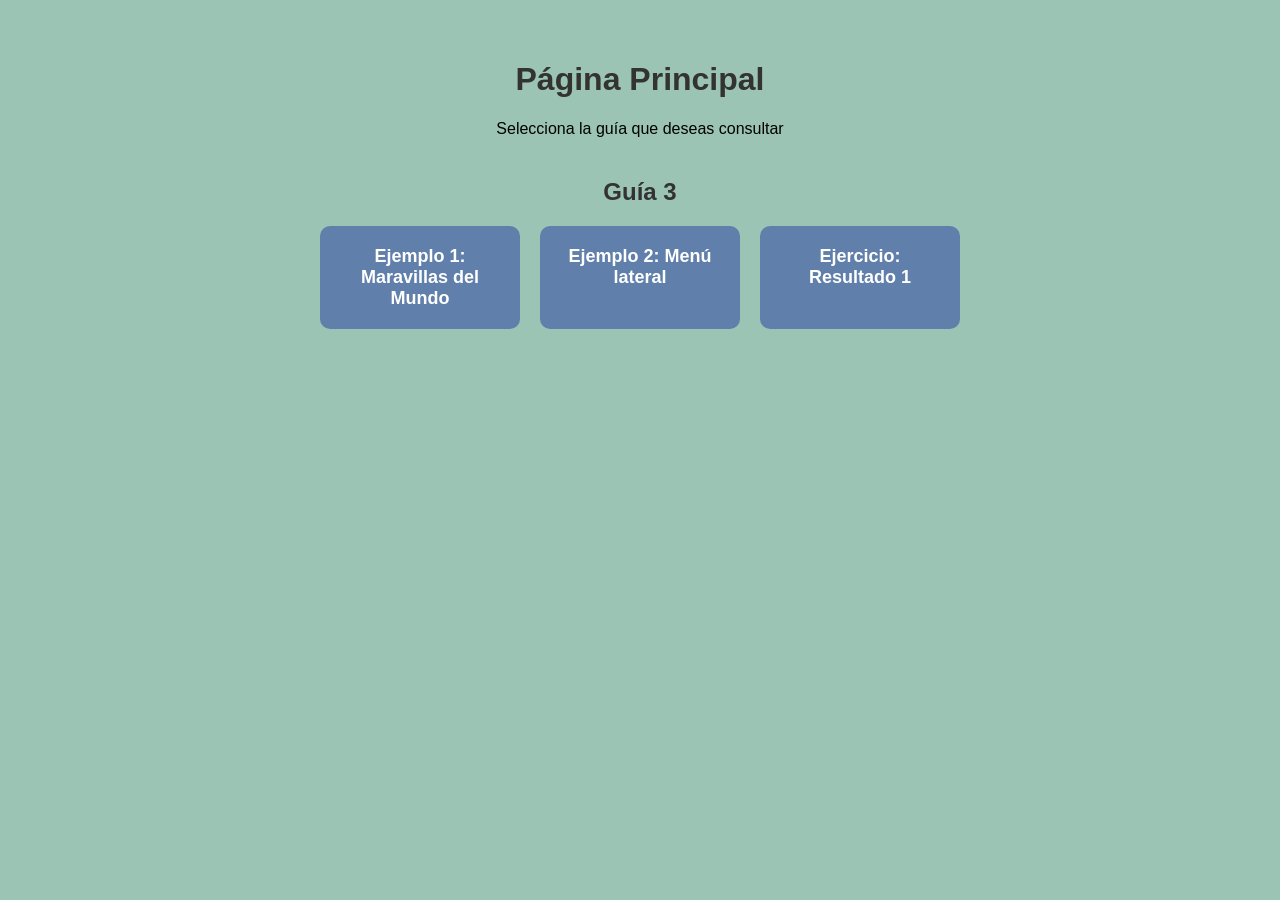
<file: index.html>
<!DOCTYPE html>
<html lang="es">
<head>
    <meta charset="UTF-8">
    <meta name="viewport" content="width=device-width, initial-scale=1.0">
    <meta http-equiv="refresh" content="0; url=./indexpagina.html">
    <title>Página Principal</title>
</head>
<body>
    <p>Redirigiendo a la <a href="./indexpagina.html">página principal</a>...</p>
</body>
</html>
</file>
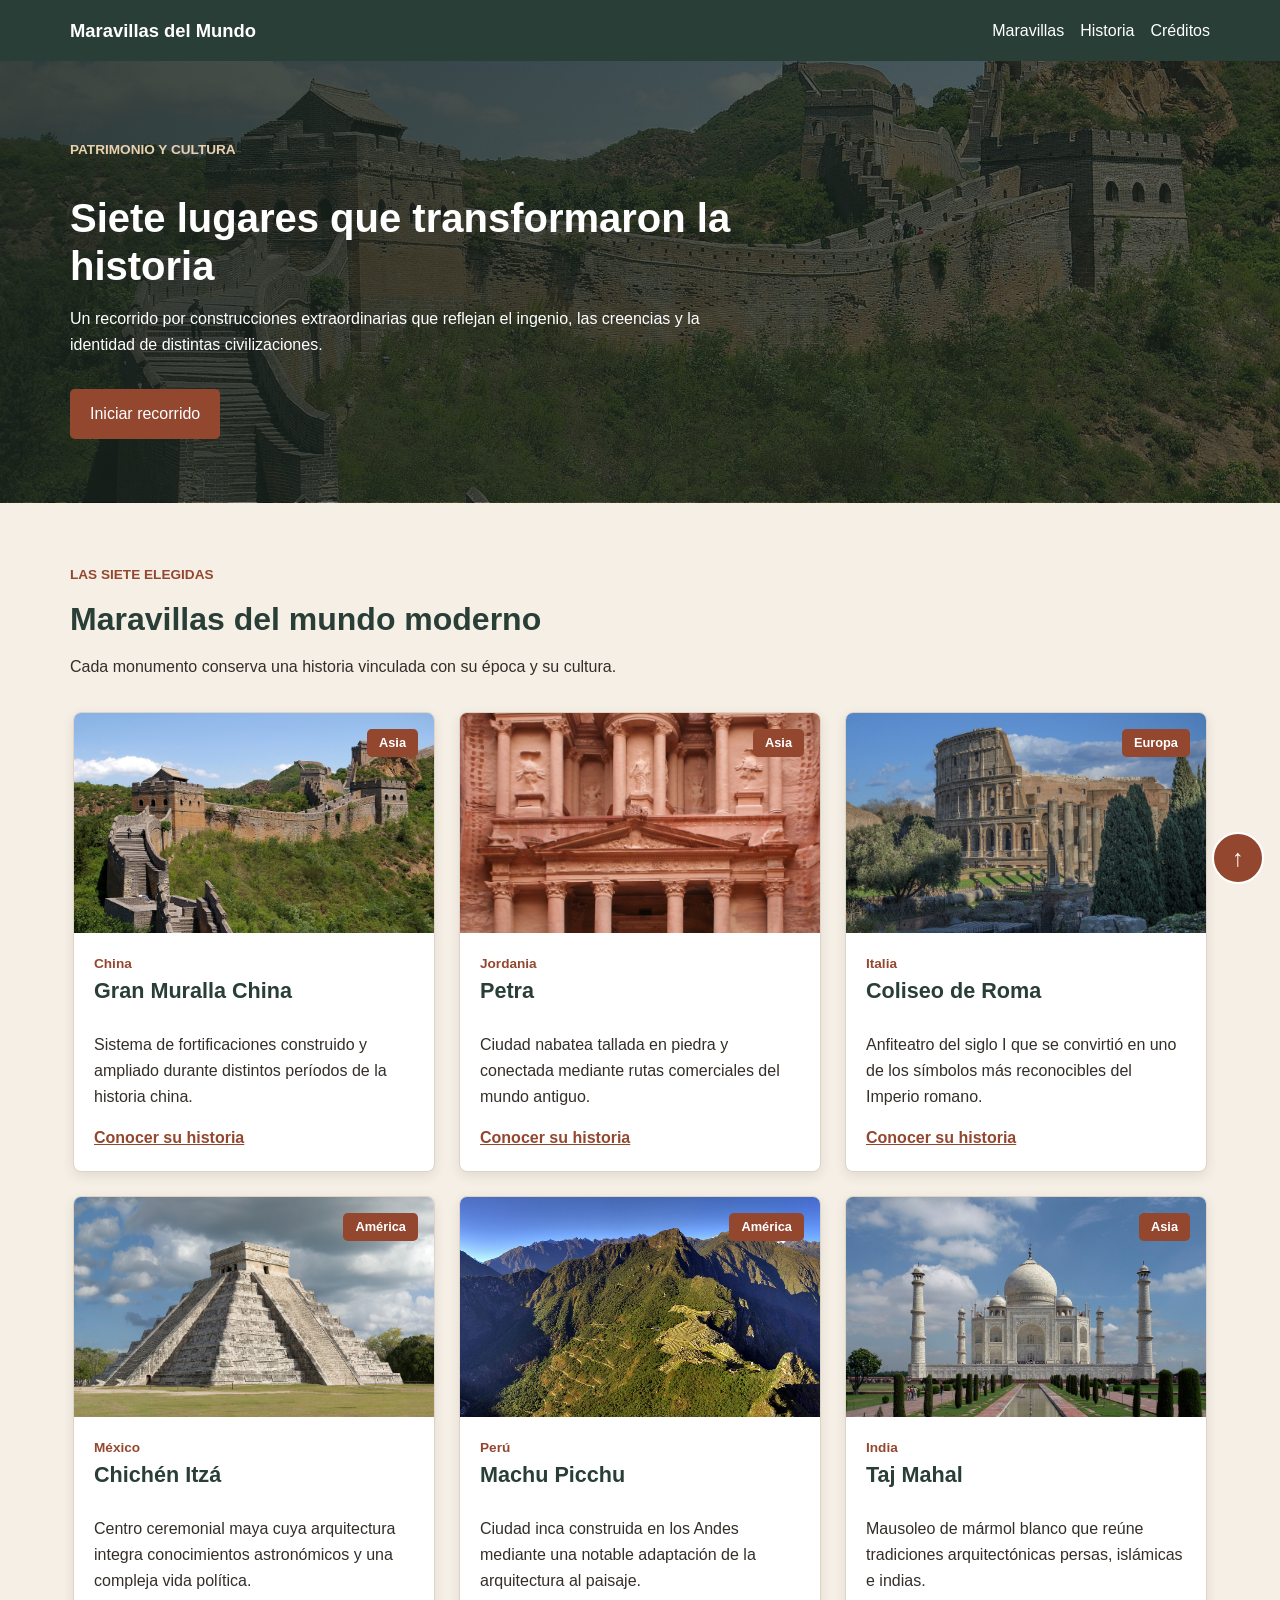
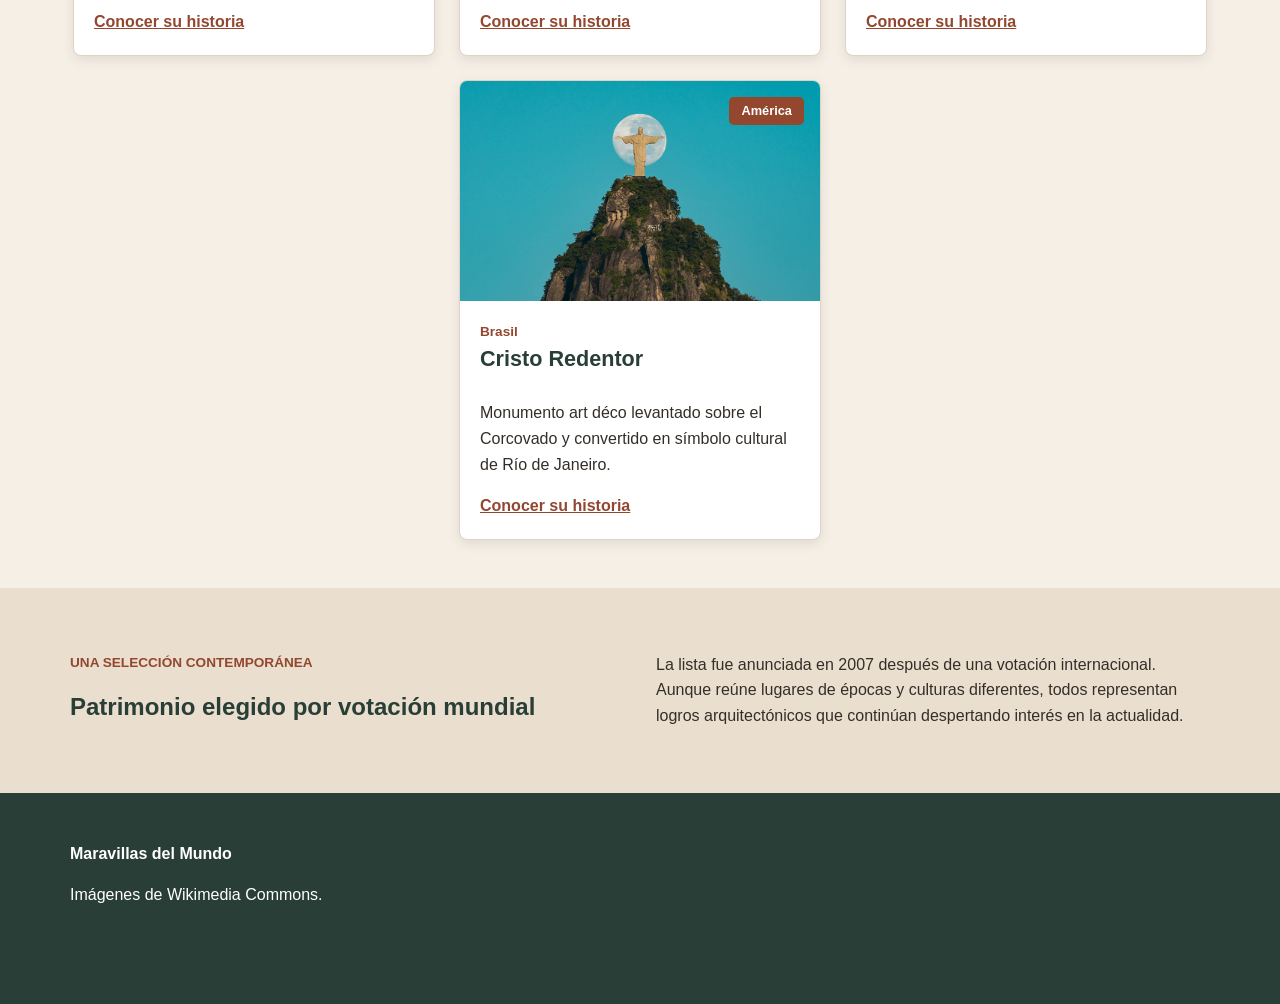
<file: recursos/ejemplo1/index.html>
<!DOCTYPE html>
<html lang="es">
<head>
  <meta charset="UTF-8">
  <meta name="viewport" content="width=device-width, initial-scale=1.0">
  <meta name="description" content="Recorrido visual por las siete maravillas del mundo moderno.">
  <title>Maravillas del Mundo</title>
  <link rel="stylesheet" href="css/style.css">
</head>
<body id="inicio">
  <header class="encabezado-principal">
    <div class="contenedor barra-navegacion">
      <a class="marca" href="#inicio">Maravillas del Mundo</a>
      <nav aria-label="Navegación principal">
        <ul class="menu">
          <li><a href="#maravillas">Maravillas</a></li>
          <li><a href="#historia">Historia</a></li>
          <li><a href="#creditos">Créditos</a></li>
        </ul>
      </nav>
    </div>
  </header>

  <main>
    <section class="presentacion">
      <div class="contenedor presentacion-contenido">
        <p class="sobretitulo">Patrimonio y cultura</p>
        <h1>Siete lugares que transformaron la historia</h1>
        <p>
          Un recorrido por construcciones extraordinarias que reflejan el ingenio,
          las creencias y la identidad de distintas civilizaciones.
        </p>
        <a class="boton-principal" href="#maravillas">Iniciar recorrido</a>
      </div>
    </section>

    <section id="maravillas" class="seccion-maravillas contenedor">
      <header class="titulo-seccion">
        <p class="sobretitulo">Las siete elegidas</p>
        <h2>Maravillas del mundo moderno</h2>
        <p>Cada monumento conserva una historia vinculada con su época y su cultura.</p>
      </header>

      <div class="maravillas">
        <article class="maravilla">
          <div class="maravilla-imagen">
            <span class="continente">Asia</span>
            <img src="images/gran-muralla-china.jpg" alt="Tramo de la Gran Muralla China entre montañas">
          </div>
          <div class="maravilla-contenido">
            <p class="ubicacion">China</p>
            <h3>Gran Muralla China</h3>
            <p>Sistema de fortificaciones construido y ampliado durante distintos períodos de la historia china.</p>
            <a href="https://whc.unesco.org/en/list/438/" target="_blank"
              rel="noopener noreferrer">Conocer su historia</a>
          </div>
        </article>

        <article class="maravilla">
          <div class="maravilla-imagen">
            <span class="continente">Asia</span>
            <img src="images/petra.jpg" alt="Fachada de Al Khazneh excavada en la roca de Petra">
          </div>
          <div class="maravilla-contenido">
            <p class="ubicacion">Jordania</p>
            <h3>Petra</h3>
            <p>Ciudad nabatea tallada en piedra y conectada mediante rutas comerciales del mundo antiguo.</p>
            <a href="https://whc.unesco.org/en/list/326/" target="_blank"
              rel="noopener noreferrer">Conocer su historia</a>
          </div>
        </article>

        <article class="maravilla">
          <div class="maravilla-imagen">
            <span class="continente">Europa</span>
            <img src="images/coliseo-roma.jpg" alt="Vista exterior del Coliseo y el Foro Romano">
          </div>
          <div class="maravilla-contenido">
            <p class="ubicacion">Italia</p>
            <h3>Coliseo de Roma</h3>
            <p>Anfiteatro del siglo I que se convirtió en uno de los símbolos más reconocibles del Imperio romano.</p>
            <a href="https://whc.unesco.org/en/list/91/" target="_blank"
              rel="noopener noreferrer">Conocer su historia</a>
          </div>
        </article>

        <article class="maravilla">
          <div class="maravilla-imagen">
            <span class="continente">América</span>
            <img src="images/chichen-itza.jpg" alt="Templo de Kukulkán en Chichén Itzá">
          </div>
          <div class="maravilla-contenido">
            <p class="ubicacion">México</p>
            <h3>Chichén Itzá</h3>
            <p>Centro ceremonial maya cuya arquitectura integra conocimientos astronómicos y una compleja vida política.</p>
            <a href="https://whc.unesco.org/en/list/483/" target="_blank"
              rel="noopener noreferrer">Conocer su historia</a>
          </div>
        </article>

        <article class="maravilla">
          <div class="maravilla-imagen">
            <span class="continente">América</span>
            <img src="images/machu-picchu.jpg" alt="Ciudadela de Machu Picchu entre montañas">
          </div>
          <div class="maravilla-contenido">
            <p class="ubicacion">Perú</p>
            <h3>Machu Picchu</h3>
            <p>Ciudad inca construida en los Andes mediante una notable adaptación de la arquitectura al paisaje.</p>
            <a href="https://whc.unesco.org/en/list/274/" target="_blank"
              rel="noopener noreferrer">Conocer su historia</a>
          </div>
        </article>

        <article class="maravilla">
          <div class="maravilla-imagen">
            <span class="continente">Asia</span>
            <img src="images/taj-mahal.jpg" alt="Taj Mahal visto desde sus jardines">
          </div>
          <div class="maravilla-contenido">
            <p class="ubicacion">India</p>
            <h3>Taj Mahal</h3>
            <p>Mausoleo de mármol blanco que reúne tradiciones arquitectónicas persas, islámicas e indias.</p>
            <a href="https://whc.unesco.org/en/list/252/" target="_blank"
              rel="noopener noreferrer">Conocer su historia</a>
          </div>
        </article>

        <article class="maravilla">
          <div class="maravilla-imagen">
            <span class="continente">América</span>
            <img src="images/cristo-redentor.jpg" alt="Cristo Redentor sobre el cerro del Corcovado">
          </div>
          <div class="maravilla-contenido">
            <p class="ubicacion">Brasil</p>
            <h3>Cristo Redentor</h3>
            <p>Monumento art déco levantado sobre el Corcovado y convertido en símbolo cultural de Río de Janeiro.</p>
            <a href="https://whc.unesco.org/en/list/1100/" target="_blank"
              rel="noopener noreferrer">Conocer su historia</a>
          </div>
        </article>
      </div>
    </section>

    <section id="historia" class="seccion-historia">
      <div class="contenedor historia-contenido">
        <div>
          <p class="sobretitulo">Una selección contemporánea</p>
          <h2>Patrimonio elegido por votación mundial</h2>
        </div>
        <p>
          La lista fue anunciada en 2007 después de una votación internacional.
          Aunque reúne lugares de épocas y culturas diferentes, todos representan
          logros arquitectónicos que continúan despertando interés en la actualidad.
        </p>
      </div>
    </section>
  </main>

  <a class="volver-arriba" href="#inicio" aria-label="Volver al inicio">↑</a>

  <footer id="creditos" class="pie-pagina">
    <div class="contenedor pie-contenido">
      <p><strong>Maravillas del Mundo</strong></p>
      <p>Imágenes de Wikimedia Commons.</p>
    </div>
  </footer>
</body>
</html>
</file>
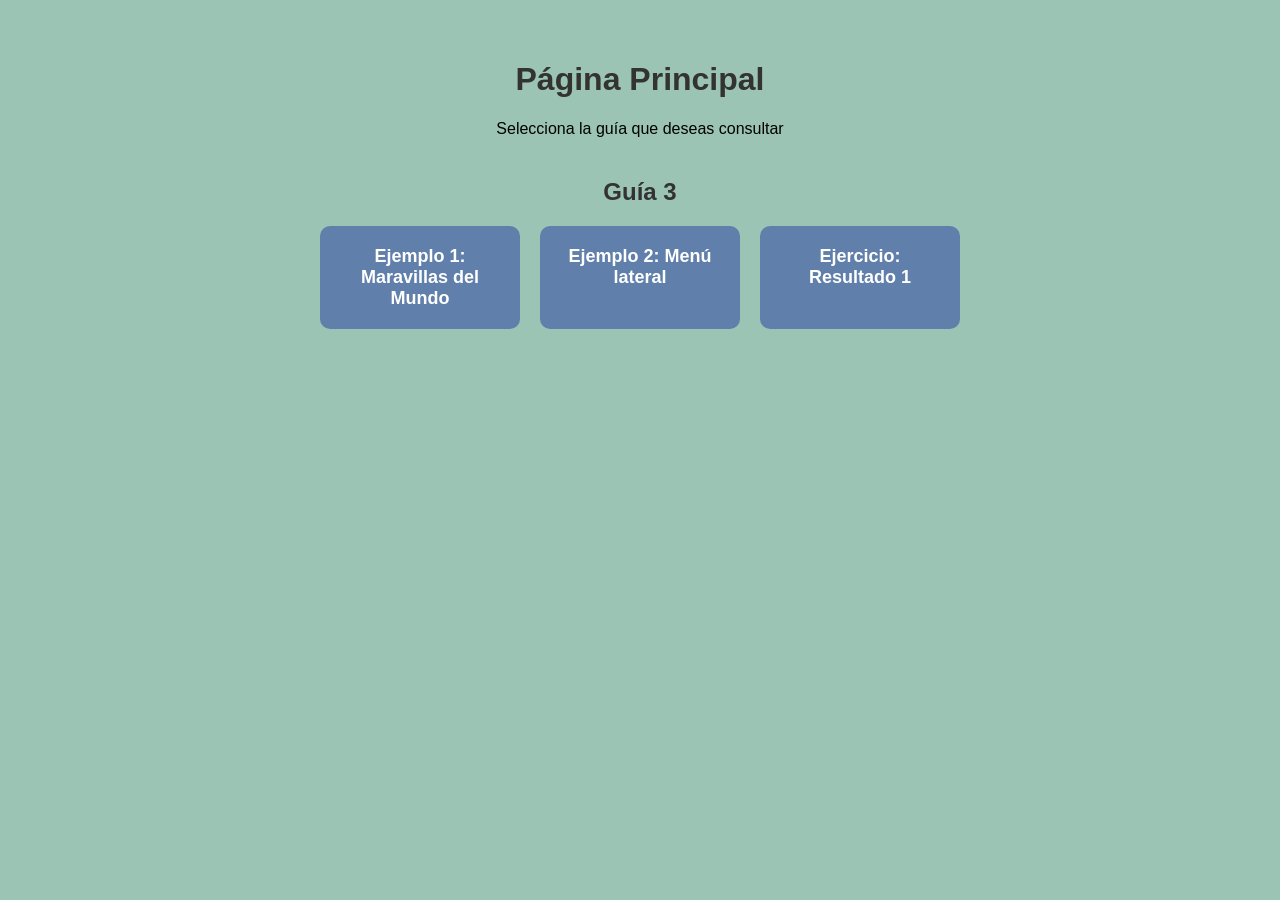
<file: indexpagina.html>
<!DOCTYPE html>
<html lang="es">
<head>
    <meta charset="UTF-8">
    <meta name="viewport" content="width=device-width, initial-scale=1.0">
    <meta name="description" content="Accede a los ejemplos y ejercicios de la guía 3.">
    <title>Página Principal</title>

    <style>
        body {
            font-family: Arial, sans-serif;
            text-align: center;
            background-color: #9bc4b4;
            margin: 0;
            padding: 40px 20px;
        }

        h1,
        h2 {
            color: #333;
        }

        h2 {
            margin-top: 40px;
        }

        .contenedor {
            display: grid;
            grid-template-columns: repeat(auto-fit, minmax(200px, 1fr));
            gap: 20px;
            justify-content: center;
            width: min(100%, 640px);
            margin: 15px auto 0;
        }

        .boton {
            display: block;
            padding: 20px;
            border-radius: 10px;
            background-color: #6080ab;
            color: white;
            text-decoration: none;
            font-size: 18px;
            font-weight: bold;
            overflow-wrap: anywhere;
        }

        .boton:hover,
        .boton:focus-visible {
            background-color: #b879b1;
        }
    </style>
</head>

<body>
    <main>
        <h1>Página Principal</h1>
        <p>Selecciona la guía que deseas consultar</p>

        <h2>Guía 3</h2>
        <nav class="contenedor" aria-label="Ejemplos de la guía 3">
            <a href="./recursos/ejemplo1/index.html" class="boton">Ejemplo 1: Maravillas del Mundo</a>
            <a href="./recursos/ejemplo1/ejemplo2/index.html" class="boton">Ejemplo 2: Menú lateral</a>
            <a href="./recursos/ejemplo1/ejercicio/ejercicio.html" class="boton">Ejercicio: Resultado 1</a>
        </nav>
    </main>
</body>
</html>
</file>
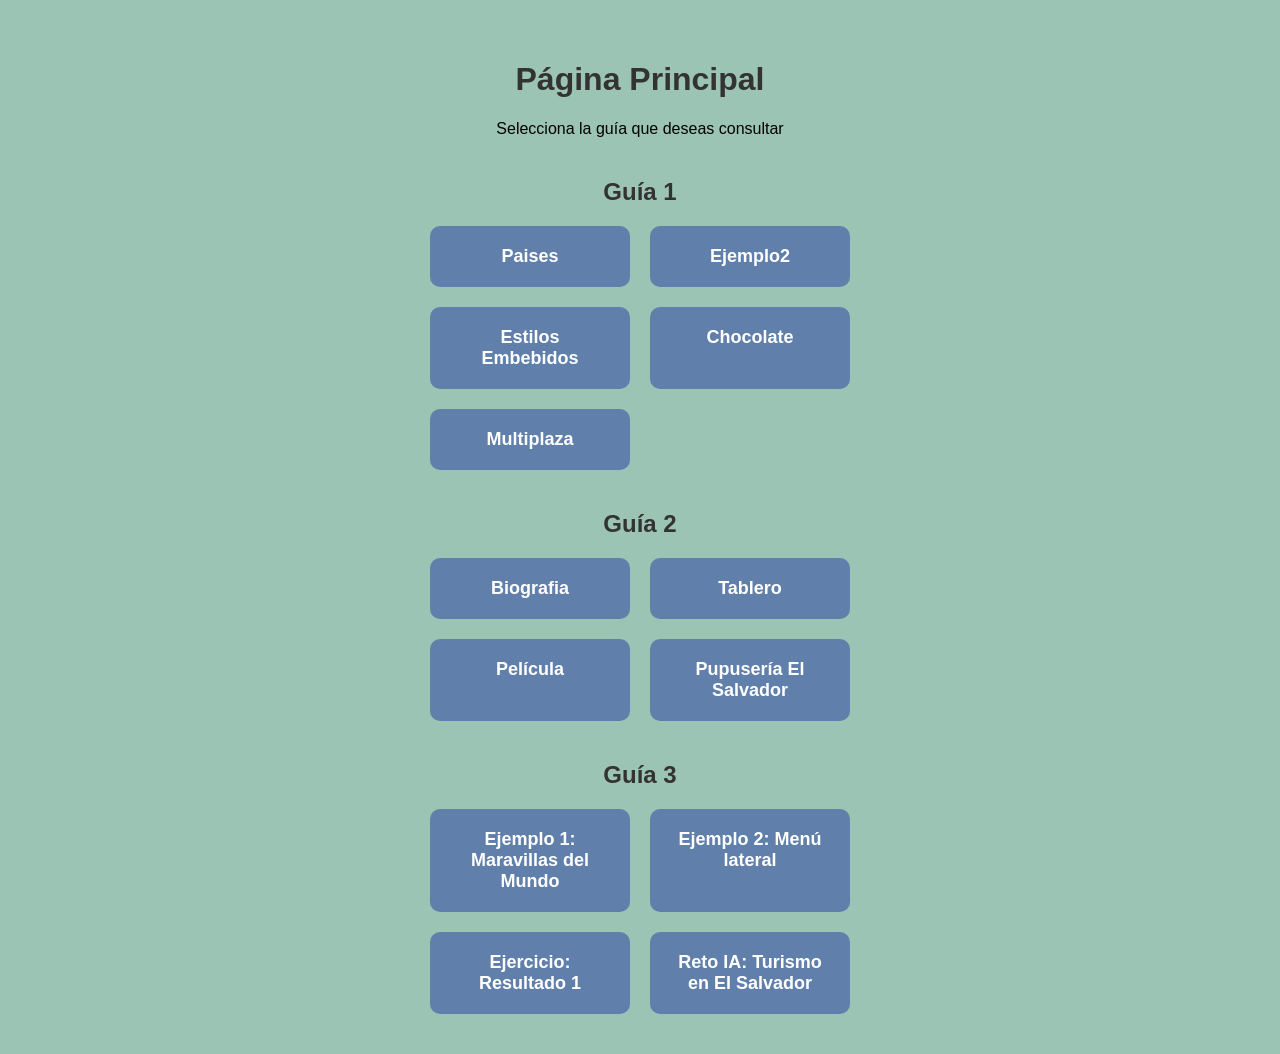
<file: reto ia/IndexPagina.html>
<!DOCTYPE html>
<html lang="es">
<head>
    <meta charset="UTF-8">
    <meta name="viewport" content="width=device-width, initial-scale=1.0">
    <title>Página Principal</title>

    <style>
        body {
            font-family: Arial, sans-serif;
            text-align: center;
            background-color: #9bc4b4;
            margin: 0;
            padding: 40px;
        }

        h1 {
            color: #333;
        }

        h2 {
            color: #333;
            margin-top: 40px;
        }

        .contenedor {
            display: grid;
            grid-template-columns: repeat(2, 200px);
            gap: 20px;
            justify-content: center;
            margin-top: 30px;
        }

        h2 + .contenedor {
            margin-top: 15px;
        }

        .boton {
            background-color: #6080ab;
            color: white;
            padding: 20px;
            text-decoration: none;
            border-radius: 10px;
            font-size: 18px;
            font-weight: bold;
            display: block;
        }

        .boton:hover {
            background-color: #b879b1;
        }
    </style>
</head>

<body>

    <h1>Página Principal</h1>
    <p>Selecciona la guía que deseas consultar</p>

    <h2>Guía 1</h2>
    <div class="contenedor">
        <a href="./Guia 1 html/Paises.html" class="boton">Paises</a>
        <a href="./Guia 1 html/ejemplo2.html" class="boton">Ejemplo2</a>
        <a href="./Guia 1 html/estilos_embebidos.html" class="boton">Estilos Embebidos</a>
        <a href="./Guia 1 html/Chocolate.html" class="boton">Chocolate</a>
        <a href="./Guia 1 html/Multiplaza.html" class="boton">Multiplaza</a>
    </div>

    <h2>Guía 2</h2>
    <div class="contenedor">
        <a href="./Biografia/biografia.html" class="boton">Biografia</a>
        <a href="./Tablero/tablero.html" class="boton">Tablero</a>
        <a href="./pelicula.html" class="boton">Película</a>
        <a href="./index.html" class="boton">Pupusería El Salvador</a>

    </div>

    <h2>Guía 3</h2>
    <div class="contenedor">
        <a href="./20255046_Guia3/RecursosGuia3/ejemplo1/index.html" class="boton">Ejemplo 1: Maravillas del Mundo</a>
        <a href="./20255046_Guia3/RecursosGuia3/ejemplo2/index.html" class="boton">Ejemplo 2: Menú lateral</a>
        <a href="./20255046_Guia3/RecursosGuia3/ejercicio/ejercicio.html" class="boton">Ejercicio: Resultado 1</a>
        <a href="./20255046_Guia3/Reto IA/Turismo2.mp4" class="boton">Reto IA: Turismo en El Salvador</a>
    </div>
</body>
</html>
</file>
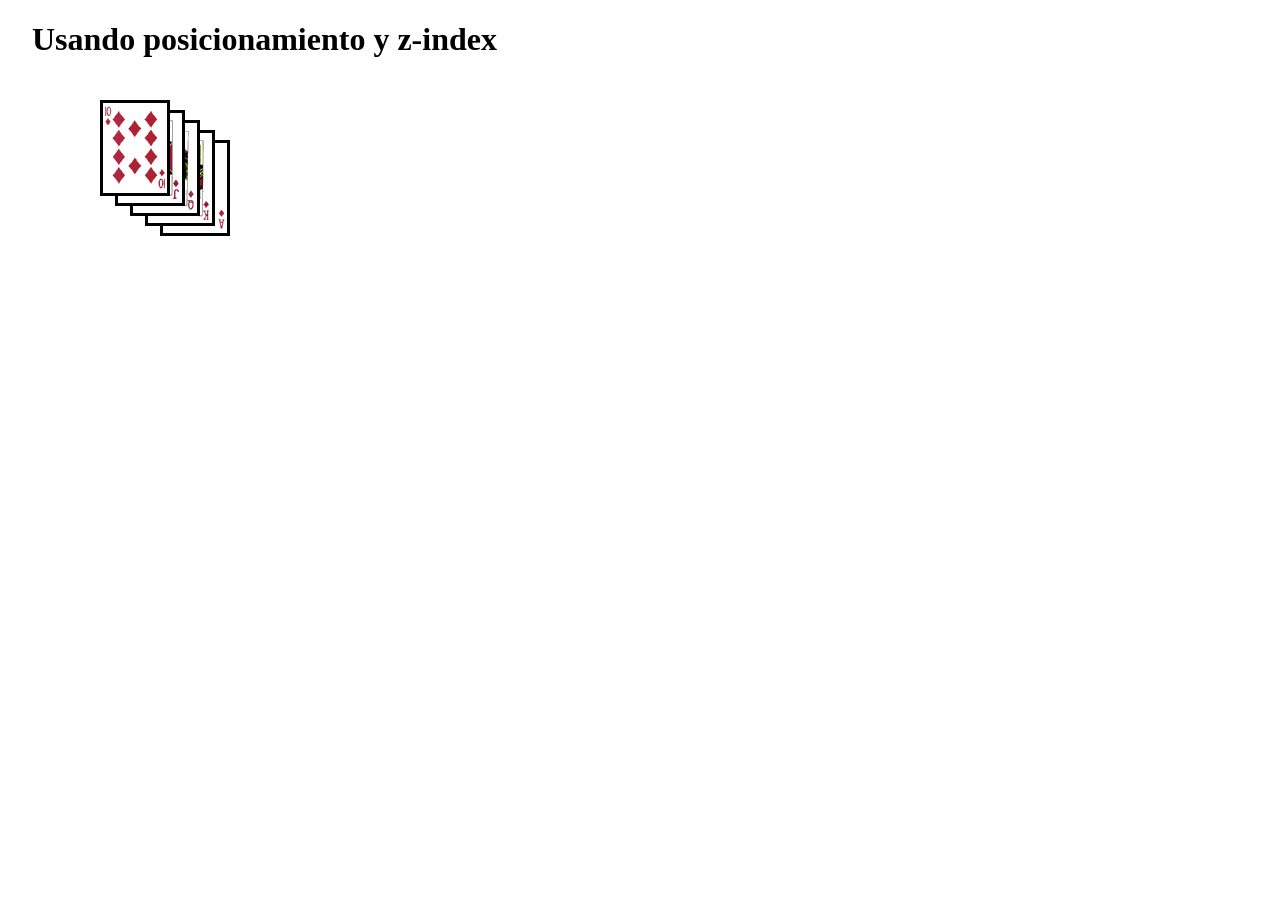
<file: recursos/ejemplo1/ejercicio/ejercicio.html>
<!DOCTYPE html>
	<html>
	<head>
	<title>Ejemplo Z-index</title>
	<link rel="stylesheet" href="css/escaleraColores.css" type="text/css" />
	<link rel="stylesheet" href="css/escaleraColores2.css" type="text/css" />
	</head>
	<body>
	<h1>Usando posicionamiento y z-index</h1>
	<div id="diez_de_diamantes">
	<img src="img/diamonds_10.gif" alt="diez de diamantes">
	</div>
	<div id="sota_de_diamantes">
	<img src="img/diamonds_jack.gif" alt="sota de diamantes">
	</div>
	<div id="reina_de_diamantes">
	<img src="img/diamonds_queen.gif" alt="reina de diamantes">
	</div>
	<div id="rey_de_diamantes">
	<img src="img/diamonds_king.gif" alt="rey de diamantes">
	</div>
	<div id="as_de_diamantes">
	<img src="img/diamonds_ace.gif" alt="as de diamantes">
	</div>
	</body>
	</html>
</file>
<file: recursos/ejemplo1/css/style.css>
/* ===== Variables ===== */
:root {
  --color-texto: #342e29;
  --color-fondo: #f5efe6;
  --color-principal: #293e36;
  --color-acento: #93472f;
  --color-superficie: #ffffff;
  --color-contraste: #ead1ad;
  --color-borde: #ded3c4;
  --color-fondo-secundario: #eadfce;
  --color-capa-inicial: rgba(25, 35, 29, 0.85);
  --color-capa-final: rgba(25, 35, 29, 0.65);
  --color-sombra: rgba(52, 46, 41, 0.10);
}

/* ===== Base ===== */
html {
  /* Evita que los destinos internos queden ocultos bajo el encabezado adherido (paso 42g) */
  scroll-padding-top: 4.5rem;
}

body {
  margin: 0;
  font-family: "Segoe UI", Arial, sans-serif;
  line-height: 1.6;
  color: var(--color-texto);
  background-color: var(--color-fondo);
}

.contenedor {
  width: 90%;
  max-width: 1140px;
  margin: 0 auto;
}

img {
  max-width: 100%;
}

h1,
h2,
h3 {
  line-height: 1.2;
}

h2,
h3 {
  color: var(--color-principal);
}

a {
  color: var(--color-acento);
}

a:hover,
a:focus-visible {
  color: var(--color-principal);
}

/* ===== Encabezado y menú ===== */

/* PASO 35 - position: sticky sin coordenada
   PREGUNTA a) ¿Permanece adherido el encabezado?
   RESPUESTA: No. Sin una coordenada, el encabezado se desplaza junto con la página como un
   elemento normal.
   PREGUNTA b) ¿Qué información falta para indicar el punto de adhesión?
   RESPUESTA: Falta el umbral: top, bottom, left o right. Indica a qué distancia del borde
   de la ventana debe quedarse fijo el elemento.

   PASO 36 - top: 0
   OBSERVACIÓN: Con top: 0 el encabezado se queda pegado arriba. Mientras no tenga z-index,
   las etiquetas de las tarjetas (z-index: 1) pasan por encima de él al desplazarse.

   PASO 37 - z-index: 10
   PREGUNTA: ¿Por qué el encabezado necesita un valor superior al de las etiquetas?
   RESPUESTA: Porque un z-index más alto se dibuja más cerca del usuario. Las etiquetas
   tienen z-index: 1, así que el encabezado necesita un valor mayor (10) para quedar por
   encima y que las etiquetas pasen por detrás de él. */
.encabezado-principal {
  position: sticky;
  top: 0;
  z-index: 10;
  color: var(--color-superficie);
  background-color: var(--color-principal);
}

.marca {
  color: var(--color-superficie);
  font-size: 1.15rem;
  font-weight: bold;
  text-decoration: none;
}

.barra-navegacion {
  display: flex;
  justify-content: space-between;
  align-items: center;
  flex-wrap: wrap;
  gap: 0.75rem 2rem;
  padding: 1rem 0;
}

.menu {
  margin: 0;
  padding: 0;
  list-style: none;
  display: flex;
  flex-wrap: wrap;
  gap: 1rem;
}

.menu a {
  color: var(--color-superficie);
  text-decoration: none;
}

.menu a:hover,
.menu a:focus-visible {
  color: var(--color-contraste);
}

/* ===== Presentación principal ===== */
.presentacion {
  padding: 4rem 0;
  color: var(--color-superficie);
  background-color: var(--color-principal);
  background-image:
    linear-gradient(
      to right,
      var(--color-capa-inicial),
      var(--color-capa-final)
    ),
    url("../images/gran-muralla-china.jpg");
  background-size: cover;
  background-position: center;
}

.presentacion h1 {
  max-width: 760px;
  margin-bottom: 1rem;
  font-size: 2.5rem;
}

.presentacion p {
  max-width: 640px;
}

.sobretitulo {
  font-size: 0.85rem;
  font-weight: bold;
  text-transform: uppercase;
  color: var(--color-acento);
}

.presentacion .sobretitulo {
  color: var(--color-contraste);
}

.boton-principal {
  display: inline-block;
  margin-top: 1rem;
  padding: 0.75rem 1.25rem;
  color: var(--color-superficie);
  background-color: var(--color-acento);
  border-radius: 0.3rem;
  text-decoration: none;
}

.boton-principal:hover,
.boton-principal:focus-visible {
  color: var(--color-principal);
  background-color: var(--color-contraste);
}

/* ===== Galería ===== */
.seccion-maravillas {
  padding: 3rem 0;
}

.titulo-seccion {
  max-width: 680px;
  margin-bottom: 2rem;
}

.titulo-seccion h2 {
  margin: 0 0 0.75rem;
  font-size: 2rem;
}

/* PASO 16 - Solo display: flex
   PREGUNTA a) ¿Cuántas filas intenta formar Flexbox? Una sola. flex-wrap vale nowrap por defecto, así que intenta meter las siete
   tarjetas en la misma línea.
   PREGUNTA b) ¿Qué ocurre con el ancho de las tarjetas?  Se comprimen (flex-shrink: 1 por defecto) hasta caber en el contenedor, y
   quedan muy angostas.
   PREGUNTA c) ¿El contenido permanece cómodo de leer? No. El texto queda en columnas muy estrechas y las tarjetas se ven apretadas.

   PASO 17 - flex-wrap: wrap
   PREGUNTA: Explique qué cambió. Las tarjetas ya no se comprimen en una sola fila. Cuando no caben, pasan a una
   nueva línea. Aun así su tamaño depende del contenido y no es uniforme, por eso se
   necesita el paso siguiente.

   PASO 18 - flex: 1 1 300px en .maravilla
   OBSERVACIÓN: Al cambiar el ancho del navegador cambia la cantidad de tarjetas por fila,
   porque cada una parte de 300px y se reorganiza según el espacio disponible.

   PASO 19 - gap: 1.5rem
   PREGUNTA: Diferencia entre el espacio creado por gap y el relleno interior de la tarjeta? Gap es el espacio ENTRE las tarjetas, fuera de ellas, y no se agrega en los
   bordes exteriores del contenedor. El padding es el espacio DENTRO de cada tarjeta, entre
   su borde y su contenido.

   PASO 20 - Última fila incompleta
   PREGUNTA a) ¿Por qué la última tarjeta crece más que las de una fila completa? Porque flex-grow reparte el espacio libre de cada fila entre los elementos de
   esa fila. La última fila tiene menos tarjetas, así que a cada una le toca más espacio.
   PREGUNTA b) ¿Qué valor de flex permite ese crecimiento? El primer valor de flex: 1 1 300px, es decir flex-grow: 1.
   PREGUNTA c) ¿Resulta visualmente conveniente que ocupe todo el espacio? No. Se ve desproporcionada y mucho más ancha que las demás.
   SOLUCIÓN: max-width: 360px en .maravilla y justify-content: center en .maravillas. */

.maravillas {
  display: flex;
  flex-wrap: wrap;
  gap: 1.5rem;
  justify-content: center;
}

/* ===== Tarjetas ===== */

/* PASO 22 - overflow: hidden
   PREGUNTA: ¿Por qué ahora se respetan las esquinas redondeadas?
   Sin overflow: hidden, la fotografía es un rectángulo que sobresale por las
   esquinas redondeadas. Con overflow: hidden, la tarjeta recorta todo lo que excede su área,
   incluida la curva del border-radius, y la imagen sigue el redondeo. */
.maravilla {
  flex: 1 1 300px;
  max-width: 360px;
  display: flex;
  flex-direction: column;
  background-color: var(--color-superficie);
  border: 1px solid var(--color-borde);
  border-radius: 0.5rem;
  box-shadow: 0 4px 12px var(--color-sombra);
  overflow: hidden;
}

/* PASO 23 - width: 100% y height: 220px (sin object-fit)
   PREGUNTA a) ¿Mantienen su proporción? No. Al forzar ancho y alto al mismo tiempo, las fotos se estiran o se aplastan.
   PREGUNTA b) ¿Qué diferencia se observa entre la fotografía vertical y las horizontales?  La de Petra, que es vertical, se deforma mucho más: se ensancha y queda muy
   aplastada. Las horizontales se parecen más al formato de la caja y se distorsionan menos.

   PASO 24 - object-fit
   contain: la foto completa cabe dentro del área, sin deformarse, pero pueden quedar espacios
   vacíos a los lados o arriba y abajo.
   cover: la foto llena toda el área y mantiene su proporción, pero recorta lo que sobra.
   PREGUNTA: ¿Qué parte del contenido puede perderse con cover? Los bordes que no caben. En fotos verticales como Petra se pierden la parte
   superior e inferior, y en fotos muy anchas se pierden los laterales. */
.maravilla img {
  display: block;
  width: 100%;
  height: 220px;
  object-fit: cover;
}

/* PASO 26 - Enlaces alineados
   PREGUNTA: ¿Qué espacio absorbe el margen automático?  El espacio libre vertical sobrante dentro de .maravilla-contenido (una columna
   flex), entre el último párrafo y el enlace. Con margin-top: auto ese espacio queda arriba
   del enlace y lo empuja al fondo de la tarjeta.
   NOTA: align-items: flex-start no funciona en un elemento hijo; por eso se usa
   align-self: flex-start en el enlace. */
.maravilla-contenido {
  display: flex;
  flex-direction: column;
  flex-grow: 1;
  padding: 1.25rem;
}

.ubicacion {
  margin: 0;
  font-size: 0.85rem;
  font-weight: bold;
  color: var(--color-acento);
}

.maravilla h3 {
  margin: 0.25rem 0 0.75rem;
  font-size: 1.35rem;
}

.maravilla-contenido a {
  margin-top: auto;
  align-self: flex-start;
  font-weight: bold;
}

/* ===== Etiquetas sobre las fotografías ===== */

/* PASO 33: .maravilla-imagen es el antecesor posicionado, y .continente sale del flujo. */
.maravilla-imagen {
  position: relative;
}

.continente {
  position: absolute;
  top: 1rem;
  right: 1rem;
  z-index: 1;
  padding: 0.25rem 0.75rem;
  color: var(--color-superficie);
  background-color: var(--color-acento);
  border-radius: 0.3rem;
  font-size: 0.8rem;
  font-weight: bold;
}

/* ===== Botón volver arriba ===== */

/* PASO 38
   PREGUNTA a) ¿Cuál conserva su espacio original? El encabezado (sticky). Sigue ocupando su lugar en el flujo normal. El botón
   fixed sale del flujo y no reserva espacio.
   PREGUNTA b) ¿Cuál permanece ubicado respecto de la ventana desde el inicio? El botón (fixed). Siempre se posiciona respecto de la ventana. El sticky solo se
   fija cuando alcanza el punto de adhesión (top: 0). */
.volver-arriba {
  position: fixed;
  right: 1rem;
  bottom: 1rem;
  z-index: 20;
  display: flex;
  justify-content: center;
  align-items: center;
  width: 48px;
  height: 48px;
  color: var(--color-superficie);
  background-color: var(--color-acento);
  border: 2px solid var(--color-superficie);
  border-radius: 50%;
  font-size: 1.5rem;
  text-decoration: none;
}

/* ===== Sección histórica ===== */
.seccion-historia {
  padding: 3rem 0;
  background-color: var(--color-fondo-secundario);
}

.historia-contenido {
  display: flex;
  flex-wrap: wrap;
  gap: 2rem;
  align-items: center;
}

.historia-contenido > * {
  flex: 1 1 300px;
}

/* ===== Pie de página ===== */
.pie-pagina {
  padding: 2rem 0 5rem;
  color: var(--color-superficie);
  background-color: var(--color-principal);
}
</file>
<file: recursos/ejemplo1/ejercicio/css/escaleraColores.css>
body {
  margin: 1rem 2rem;
}

#diez_de_diamantes,
#sota_de_diamantes,
#reina_de_diamantes,
#rey_de_diamantes,
#as_de_diamantes {
  position: absolute;
}

#diez_de_diamantes { top: 100px; left: 100px; z-index: 1; }
#sota_de_diamantes { top: 110px; left: 115px; z-index: 2; }
#reina_de_diamantes { top: 120px; left: 130px; z-index: 3; }
#rey_de_diamantes { top: 130px; left: 145px; z-index: 4; }
#as_de_diamantes { top: 140px; left: 160px; z-index: 5; }
</file>
<file: recursos/ejemplo1/ejercicio/css/escaleraColores2.css>
body {
  margin: 1rem 2rem;
}

#diez_de_diamantes,
#sota_de_diamantes,
#reina_de_diamantes,
#rey_de_diamantes,
#as_de_diamantes {
  position: absolute;
}

#diez_de_diamantes { top: 100px; left: 100px; z-index: 5; }
#sota_de_diamantes { top: 110px; left: 115px; z-index: 4; }
#reina_de_diamantes { top: 120px; left: 130px; z-index: 3; }
#rey_de_diamantes { top: 130px; left: 145px; z-index: 2; }
#as_de_diamantes { top: 140px; left: 160px; z-index: 1; }
</file>
